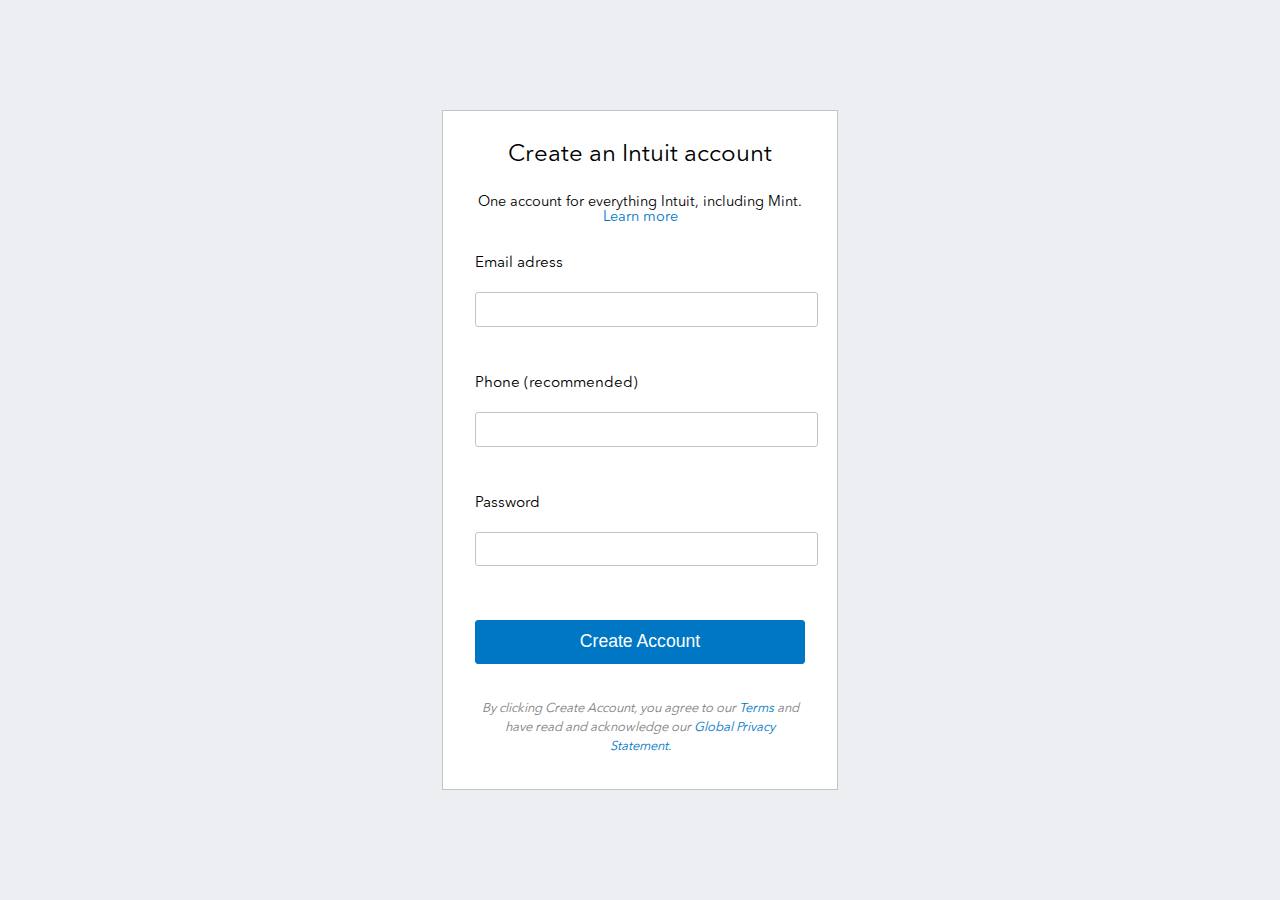
<file: form-pratice/index.html>
<!DOCTYPE html>
<html lang="en">
  <head>
    <meta charset="utf-8" />
    <title>Inuit Accounts - Sign Up</title>
    <link rel="stylesheet" href="reset.css" />
    <link rel="stylesheet" href="style.css" />
  </head>
  <body>
    <main>
      <form>
        <h1>Create an Intuit account</h1>
        <p class="learn-more">
          One account for everything Intuit, including Mint.<br />
          <a href="#">Learn more</a>
        </p>

        <label>
          Email adress
          <input type="email" autocomplete="off" />
          <div class="alt-text">You'll use this as your user ID</div>
        </label>
        <label>
          Phone (recommended)
          <input type="tel" autocomplete="off" />
          <div class="alt-text">
            We strongly recommend adding a phone number. This will help verify
            your account and keep it safe.
          </div>
        </label>
        <label>
          Password
          <input type="password" />
          <div class="alt-text">
            Create a password you have never used before. This will help keep
            your account safe.
          </div>
        </label>
        <button type="submit">Create Account</button>
        <p class="disclaimer">
          By clicking Create Account, you agree to our
          <a href="#">Terms</a> and have read and acknowledge our
          <a href="#">Global Privacy Statement.</a>
        </p>
      </form>
    </main>
  </body>
</html>
</file>
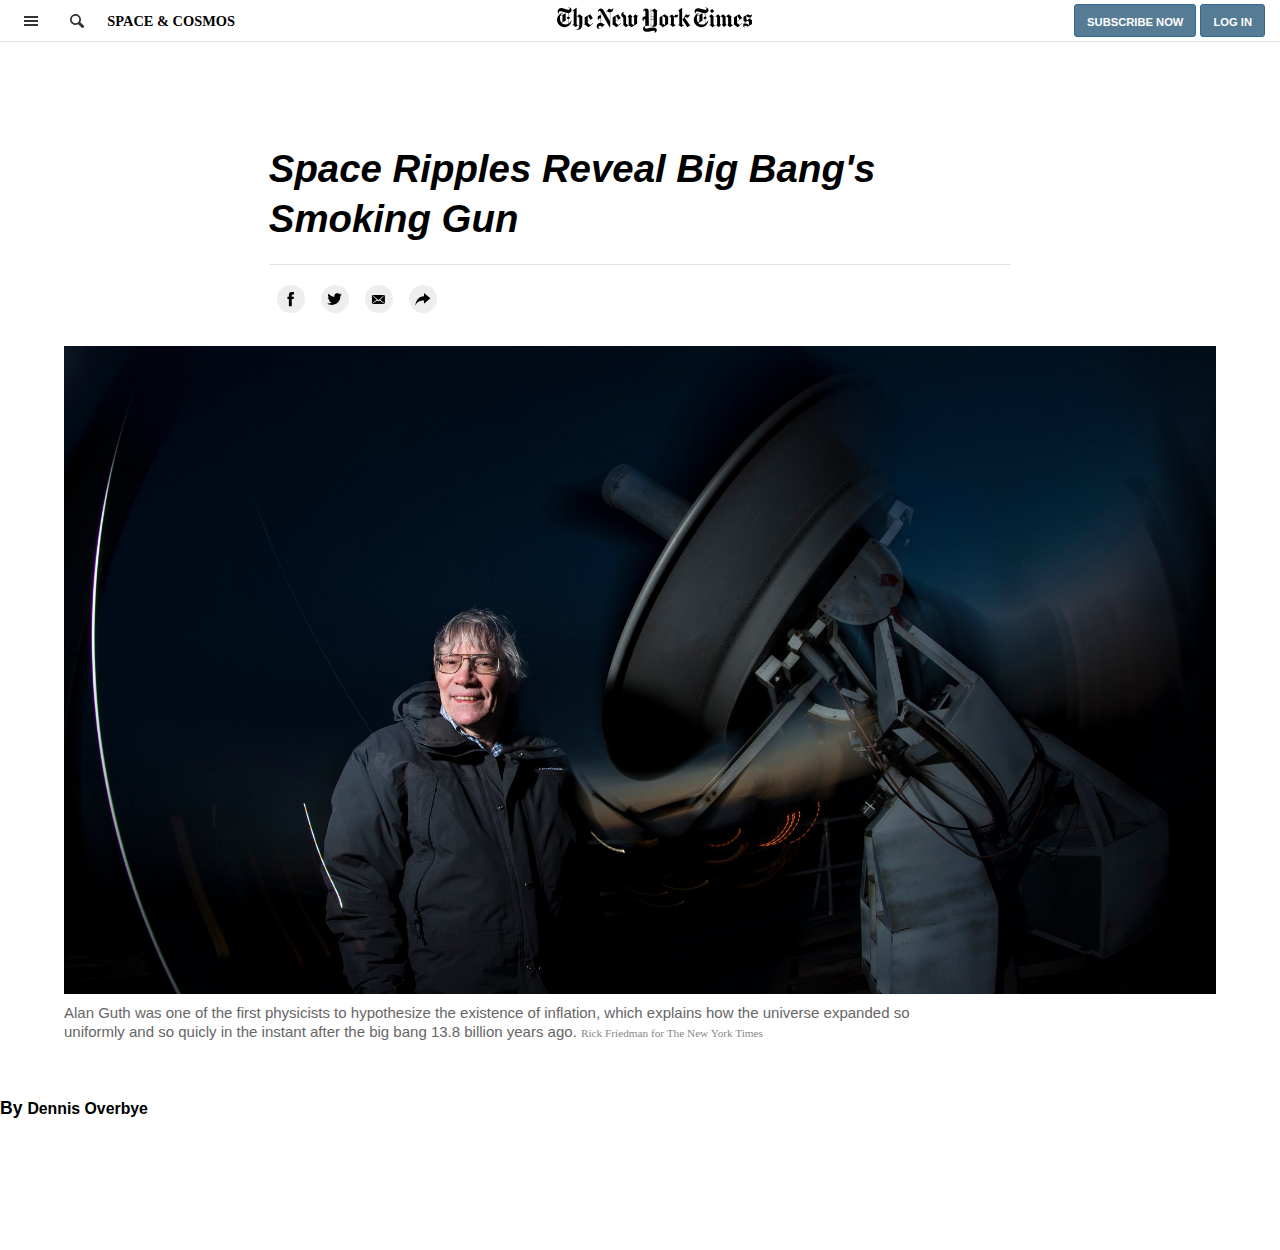
<file: new-york-times-article/index.html>
<!DOCTYPE html>
<html lang="en">
  <head>
    <meta charset="utf-8" />
    <title>
      Space Ripples Reveal Big Bang's Smoking Gun - The New York Times
    </title>
    <link rel="stylesheet" href="reset.css" />
    <link rel="stylesheet" href="style.css" />
  </head>
  <body>
    <header class="flex">
      <div class="header-start flex">
        <div class="header-svg-container">
          <svg viewBox="0 0 16 16">
            <rect x="1" y="3" fill="#333" width="14" height="2"></rect>
            <rect x="1" y="7" fill="#333" width="14" height="2"></rect>
            <rect x="1" y="11" fill="#333" width="14" height="2"></rect>
          </svg>
        </div>
        <div class="header-svg-container">
          <svg viewBox="0 0 16 16">
            <path
              fill="#333"
              d="M11.3,9.2C11.7,8.4,12,7.5,12,6.5C12,3.5,9.5,1,6.5,1S1,3.5,1,6.5S3.5,12,6.5,12c1,0,1.9-0.3,2.7-0.7l3.3,3.3c0.3,0.3,0.7,0.4,1.1,0.4s0.8-0.1,1.1-0.4c0.6-0.6,0.6-1.5,0-2.1L11.3,9.2zM6.5,10.3c-2.1,0-3.8-1.7-3.8-3.8c0-2.1,1.7-3.8,3.8-3.8c2.1,0,3.8,1.7,3.8,3.8C10.3,8.6,8.6,10.3,6.5,10.3z"
            ></path>
          </svg>
        </div>
        <h3><a class="link" href="#">SPACE & COSMOS</a></h3>
      </div>
      <div class="nyt-logo-container flex">
        <svg viewBox="0 0 184 25">
          <path
            d="M13.8 2.9c0-2-1.9-2.5-3.4-2.5v.3c.9 0 1.6.3 1.6 1 0 .4-.3 1-1.2 1-.7 0-2.2-.4-3.3-.8C6.2 1.4 5 1 4 1 2 1 .6 2.5.6 4.2c0 1.5 1.1 2 1.5 2.2l.1-.2c-.2-.2-.5-.4-.5-1 0-.4.4-1.1 1.4-1.1.9 0 2.1.4 3.7.9 1.4.4 2.9.7 3.7.8v3.1L9 10.2v.1l1.5 1.3v4.3c-.8.5-1.7.6-2.5.6-1.5 0-2.8-.4-3.9-1.6l4.1-2V6l-5 2.2C3.6 6.9 4.7 6 5.8 5.4l-.1-.3c-3 .8-5.7 3.6-5.7 7 0 4 3.3 7 7 7 4 0 6.6-3.2 6.6-6.5h-.2c-.6 1.3-1.5 2.5-2.6 3.1v-4.1l1.6-1.3v-.1l-1.6-1.3V5.8c1.5 0 3-1 3-2.9zm-8.7 11l-1.2.6c-.7-.9-1.1-2.1-1.1-3.8 0-.7 0-1.5.2-2.1l2.1-.9v6.2zm10.6 2.3l-1.3 1 .2.2.6-.5 2.2 2 3-2-.1-.2-.8.5-1-1V9.4l.8-.6 1.7 1.4v6.1c0 3.8-.8 4.4-2.5 5v.3c2.8.1 5.4-.8 5.4-5.7V9.3l.9-.7-.2-.2-.8.6-2.5-2.1L18.5 9V.8h-.2l-3.5 2.4v.2c.4.2 1 .4 1 1.5l-.1 11.3zM34 15.1L31.5 17 29 15v-1.2l4.7-3.2v-.1l-2.4-3.6-5.2 2.8v6.6l-1 .8.2.2.9-.7 3.4 2.5 4.5-3.6-.1-.4zm-5-1.7V8.5l.2-.1 2.2 3.5-2.4 1.5zM53.1 2c0-.3-.1-.6-.2-.9h-.2c-.3.8-.7 1.2-1.7 1.2-.9 0-1.5-.5-1.9-.9l-2.9 3.3.2.2 1-.9c.6.5 1.1.9 2.5 1v8.3L44 3.2c-.5-.8-1.2-1.9-2.6-1.9-1.6 0-3 1.4-2.8 3.6h.3c.1-.6.4-1.3 1.1-1.3.5 0 1 .5 1.3 1v3.3c-1.8 0-3 .8-3 2.3 0 .8.4 2 1.6 2.3v-.2c-.2-.2-.3-.4-.3-.7 0-.5.4-.9 1.1-.9h.5v4.2c-2.1 0-3.8 1.2-3.8 3.2 0 1.9 1.6 2.8 3.4 2.7v-.2c-1.1-.1-1.6-.6-1.6-1.3 0-.9.6-1.3 1.4-1.3.8 0 1.5.5 2 1.1l2.9-3.2-.2-.2-.7.8c-1.1-1-1.7-1.3-3-1.5V5l8 14h.6V5c1.5-.1 2.9-1.3 2.9-3zm7.3 13.1L57.9 17l-2.5-2v-1.2l4.7-3.2v-.1l-2.4-3.6-5.2 2.8v6.6l-1 .8.2.2.9-.7 3.4 2.5 4.5-3.6-.1-.4zm-5-1.7V8.5l.2-.1 2.2 3.5-2.4 1.5zM76.7 8l-.7.5-1.9-1.6-2.2 2 .9.9v7.5l-2.4-1.5V9.6l.8-.5-2.3-2.2-2.2 2 .9.9V17l-.3.2-2.1-1.5v-6c0-1.4-.7-1.8-1.5-2.3-.7-.5-1.1-.8-1.1-1.5 0-.6.6-.9.9-1.1v-.2c-.8 0-2.9.8-2.9 2.7 0 1 .5 1.4 1 1.9s1 .9 1 1.8v5.8l-1.1.8.2.2 1-.8 2.3 2 2.5-1.7 2.8 1.7 5.3-3.1V9.2l1.3-1-.2-.2zm18.6-5.5l-1 .9-2.2-2-3.3 2.4V1.6h-.3l.1 16.2c-.3 0-1.2-.2-1.9-.4l-.2-13.5c0-1-.7-2.4-2.5-2.4s-3 1.4-3 2.8h.3c.1-.6.4-1.1 1-1.1s1.1.4 1.1 1.7v3.9c-1.8.1-2.9 1.1-2.9 2.4 0 .8.4 2 1.6 2V13c-.4-.2-.5-.5-.5-.7 0-.6.5-.8 1.3-.8h.4v6.2c-1.5.5-2.1 1.6-2.1 2.8 0 1.7 1.3 2.9 3.3 2.9 1.4 0 2.6-.2 3.8-.5 1-.2 2.3-.5 2.9-.5.8 0 1.1.4 1.1.9 0 .7-.3 1-.7 1.1v.2c1.6-.3 2.6-1.3 2.6-2.8s-1.5-2.4-3.1-2.4c-.8 0-2.5.3-3.7.5-1.4.3-2.8.5-3.2.5-.7 0-1.5-.3-1.5-1.3 0-.8.7-1.5 2.4-1.5.9 0 2 .1 3.1.4 1.2.3 2.3.6 3.3.6 1.5 0 2.8-.5 2.8-2.6V3.7l1.2-1-.2-.2zm-4.1 6.1c-.3.3-.7.6-1.2.6s-1-.3-1.2-.6V4.2l1-.7 1.4 1.3v3.8zm0 3c-.2-.2-.7-.5-1.2-.5s-1 .3-1.2.5V9c.2.2.7.5 1.2.5s1-.3 1.2-.5v2.6zm0 4.7c0 .8-.5 1.6-1.6 1.6h-.8V12c.2-.2.7-.5 1.2-.5s.9.3 1.2.5v4.3zm13.7-7.1l-3.2-2.3-4.9 2.8v6.5l-1 .8.1.2.8-.6 3.2 2.4 5-3V9.2zm-5.4 6.3V8.3l2.5 1.8v7.1l-2.5-1.7zm14.9-8.4h-.2c-.3.2-.6.4-.9.4-.4 0-.9-.2-1.1-.5h-.2l-1.7 1.9-1.7-1.9-3 2 .1.2.8-.5 1 1.1v6.3l-1.3 1 .2.2.6-.5 2.4 2 3.1-2.1-.1-.2-.9.5-1.2-1V9c.5.5 1.1 1 1.8 1 1.4.1 2.2-1.3 2.3-2.9zm12 9.6L123 19l-4.6-7 3.3-5.1h.2c.4.4 1 .8 1.7.8s1.2-.4 1.5-.8h.2c-.1 2-1.5 3.2-2.5 3.2s-1.5-.5-2.1-.8l-.3.5 5 7.4 1-.6v.1zm-11-.5l-1.3 1 .2.2.6-.5 2.2 2 3-2-.2-.2-.8.5-1-1V.8h-.1l-3.6 2.4v.2c.4.2 1 .3 1 1.5v11.3zM143 2.9c0-2-1.9-2.5-3.4-2.5v.3c.9 0 1.6.3 1.6 1 0 .4-.3 1-1.2 1-.7 0-2.2-.4-3.3-.8-1.3-.4-2.5-.8-3.5-.8-2 0-3.4 1.5-3.4 3.2 0 1.5 1.1 2 1.5 2.2l.1-.2c-.3-.2-.6-.4-.6-1 0-.4.4-1.1 1.4-1.1.9 0 2.1.4 3.7.9 1.4.4 2.9.7 3.7.8V9l-1.5 1.3v.1l1.5 1.3V16c-.8.5-1.7.6-2.5.6-1.5 0-2.8-.4-3.9-1.6l4.1-2V6l-5 2.2c.5-1.3 1.6-2.2 2.6-2.9l-.1-.2c-3 .8-5.7 3.5-5.7 6.9 0 4 3.3 7 7 7 4 0 6.6-3.2 6.6-6.5h-.2c-.6 1.3-1.5 2.5-2.6 3.1v-4.1l1.6-1.3v-.1L140 8.8v-3c1.5 0 3-1 3-2.9zm-8.7 11l-1.2.6c-.7-.9-1.1-2.1-1.1-3.8 0-.7.1-1.5.3-2.1l2.1-.9-.1 6.2zm12.2-12h-.1l-2 1.7v.1l1.7 1.9h.2l2-1.7v-.1l-1.8-1.9zm3 14.8l-.8.5-1-1V9.3l1-.7-.2-.2-.7.6-1.8-2.1-2.9 2 .2.3.7-.5.9 1.1v6.5l-1.3 1 .1.2.7-.5 2.2 2 3-2-.1-.3zm16.7-.1l-.7.5-1.1-1V9.3l1-.8-.2-.2-.8.7-2.3-2.1-3 2.1-2.3-2.1L154 9l-1.8-2.1-2.9 2 .1.3.7-.5 1 1.1v6.5l-.8.8 2.3 1.9 2.2-2-.9-.9V9.3l.9-.6 1.5 1.4v6l-.8.8 2.3 1.9 2.2-2-.9-.9V9.3l.8-.5 1.6 1.4v6l-.7.7 2.3 2.1 3.1-2.1v-.3zm8.7-1.5l-2.5 1.9-2.5-2v-1.2l4.7-3.2v-.1l-2.4-3.6-5.2 2.8v6.8l3.5 2.5 4.5-3.6-.1-.3zm-5-1.7V8.5l.2-.1 2.2 3.5-2.4 1.5zm14.1-.9l-1.9-1.5c1.3-1.1 1.8-2.6 1.8-3.6v-.6h-.2c-.2.5-.6 1-1.4 1-.8 0-1.3-.4-1.8-1L176 9.3v3.6l1.7 1.3c-1.7 1.5-2 2.5-2 3.3 0 1 .5 1.7 1.3 2l.1-.2c-.2-.2-.4-.3-.4-.8 0-.3.4-.8 1.2-.8 1 0 1.6.7 1.9 1l4.3-2.6v-3.6h-.1zm-1.1-3c-.7 1.2-2.2 2.4-3.1 3l-1.1-.9V8.1c.4 1 1.5 1.8 2.6 1.8.7 0 1.1-.1 1.6-.4zm-1.7 8c-.5-1.1-1.7-1.9-2.9-1.9-.3 0-1.1 0-1.9.5.5-.8 1.8-2.2 3.5-3.2l1.2 1 .1 3.6z"
          ></path>
        </svg>
      </div>
      <div class="header-end">
        <button class="header-btn">SUBSCRIBE NOW</button>
        <button class="header-btn">LOG IN</button>
      </div>
    </header>
    <main>
      <article class="flex">
        <h1>Space Ripples Reveal Big Bang's Smoking Gun</h1>
        <section class="social-media flex">
          <div class="sm-svg-container flex">
            <svg width="7" height="15" viewBox="0 0 7 15">
              <path
                d="M4.775 14.163V7.08h1.923l.255-2.441H4.775l.004-1.222c0-.636.06-.977.958-.977H6.94V0H5.016c-2.31 0-3.123 1.184-3.123 3.175V4.64H.453v2.44h1.44v7.083h2.882z"
              ></path>
            </svg>
          </div>
          <div class="sm-svg-container flex">
            <svg viewBox="0 0 13 10" width="16" height="12">
              <path
                d="M5.987 2.772l.025.425-.429-.052c-1.562-.2-2.927-.876-4.086-2.011L.93.571.784.987c-.309.927-.111 1.906.533 2.565.343.364.266.416-.327.2-.206-.07-.386-.122-.403-.096-.06.06.146.85.309 1.161.223.434.678.858 1.176 1.11l.42.199-.497.009c-.481 0-.498.008-.447.19.172.564.85 1.162 1.606 1.422l.532.182-.464.277a4.833 4.833 0 0 1-2.3.641c-.387.009-.704.044-.704.07 0 .086 1.047.572 1.657.762 1.828.564 4 .32 5.631-.641 1.159-.685 2.318-2.045 2.859-3.363.292-.702.583-1.984.583-2.6 0-.398.026-.45.507-.927.283-.277.55-.58.6-.667.087-.165.078-.165-.36-.018-.73.26-.832.226-.472-.164.266-.278.584-.78.584-.928 0-.026-.129.018-.275.096a4.79 4.79 0 0 1-.755.294l-.464.148-.42-.286C9.66.467 9.335.293 9.163.24 8.725.12 8.055.137 7.66.276c-1.074.39-1.752 1.395-1.674 2.496z"
              ></path>
            </svg>
          </div>
          <div class="sm-svg-container flex">
            <svg viewBox="0 0 15 9" width="15" height="9">
              <path
                d="M.906 8.418V0L5.64 4.76.906 8.419zm13 0L9.174 4.761 13.906 0v8.418zM7.407 6.539l-1.13-1.137L.907 9h13l-5.37-3.598-1.13 1.137zM1.297 0h12.22l-6.11 5.095L1.297 0z"
              ></path>
            </svg>
          </div>
          <div class="sm-svg-container flex">
            <svg viewBox="0 0 16 13" width="16" height="13">
              <path
                d="M15.406 5.359L8.978 0v3.215C3.82 3.215.406 8.107.406 12.66 1.653 9.133 4.29 7.517 8.978 7.517v3.2l6.428-5.358z"
              ></path>
            </svg>
          </div>
        </section>
        <figure class="flex">
          <img
            class="article-img"
            alt="Alan Guth posses besides a telescope"
            src="./assets/article-img.jpg"
          />
          <figcaption>
            Alan Guth was one of the first physicists to hypothesize the
            existence of inflation, which explains how the universe expanded so
            uniformly and so quicly in the instant after the big bang 13.8
            billion years ago.
            <small>Rick Friedman for The New York Times</small>
          </figcaption>
        </figure>
        <section class="author-date">
          <h3 class="author">By <a class="link" href="#">Dennis Overbye</a></a></h3>
        </section>
        <footer></footer>
      </article>
    </main>
  </body>
</html>
</file>
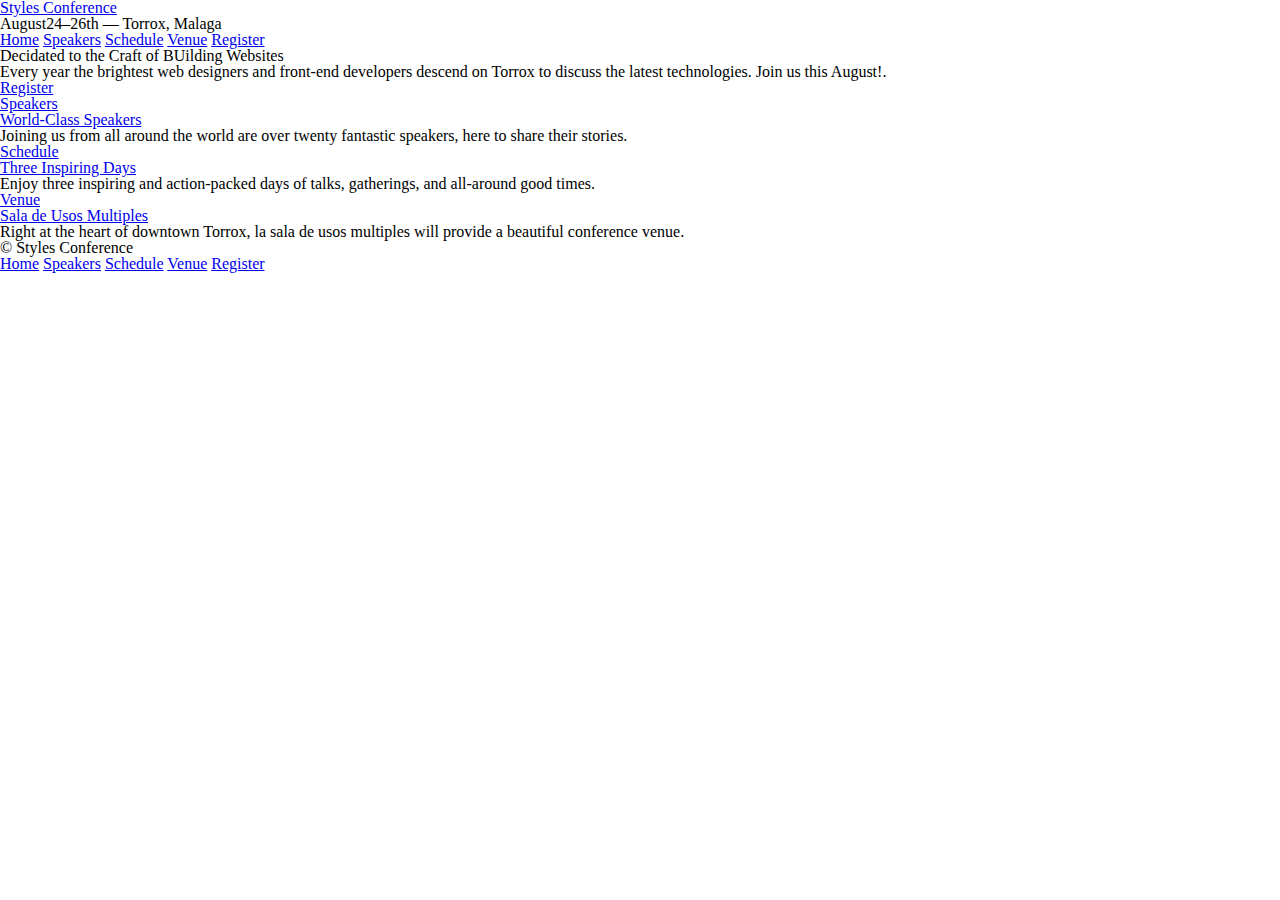
<file: styles-conference/index.html>
<!DOCTYPE html>
<html lang="en">
  <head>
    <meta charset="utf-8" />
    <title>Styles Conference</title>
    <link rel="stylesheet" href="/styles-conference/style.css" />
  </head>
  <body>
    <header>
      <h1><a href="index.html">Styles Conference</a></h1>
      <h3>August24&ndash;26th &mdash; Torrox, Malaga</h3>
      <nav>
        <a href="index.html">Home</a>
        <a href="speakers.html">Speakers</a>
        <a href="schedule.html">Schedule</a>
        <a href="venue.html">Venue</a>
        <a href="register.html">Register</a>
      </nav>
    </header>
    <section>
      <h2>Decidated to the Craft of BUilding Websites</h2>
      <p>
        Every year the brightest web designers and front-end developers descend
        on Torrox to discuss the latest technologies. Join us this August!.
      </p>
      <a href="register.html">Register</a>
    </section>
    <section>
      <section>
        <a href="speakers.html">
          <h5>Speakers</h5>
          <h3>World-Class Speakers</h3>
        </a>
        <p>
          Joining us from all around the world are over twenty fantastic
          speakers, here to share their stories.
        </p>
      </section>
      <section>
        <a href="schedule.html">
          <h5>Schedule</h5>
          <h3>Three Inspiring Days</h3>
        </a>
        <p>
          Enjoy three inspiring and action-packed days of talks, gatherings, and
          all-around good times.
        </p>
      </section>
      <section>
        <a href="venue.html">
          <h5>Venue</h5>
          <h3>Sala de Usos Multiples</h3>
        </a>
        <p>
          Right at the heart of downtown Torrox, la sala de usos multiples will
          provide a beautiful conference venue.
        </p>
      </section>
    </section>
    <footer>
      <small>&copy; Styles Conference</small>
      <nav>
        <a href="index.html">Home</a>
        <a href="speakers.html">Speakers</a>
        <a href="schedule.html">Schedule</a>
        <a href="venue.html">Venue</a>
        <a href="register.html">Register</a>
      </nav>
    </footer>
  </body>
</html>
</file>
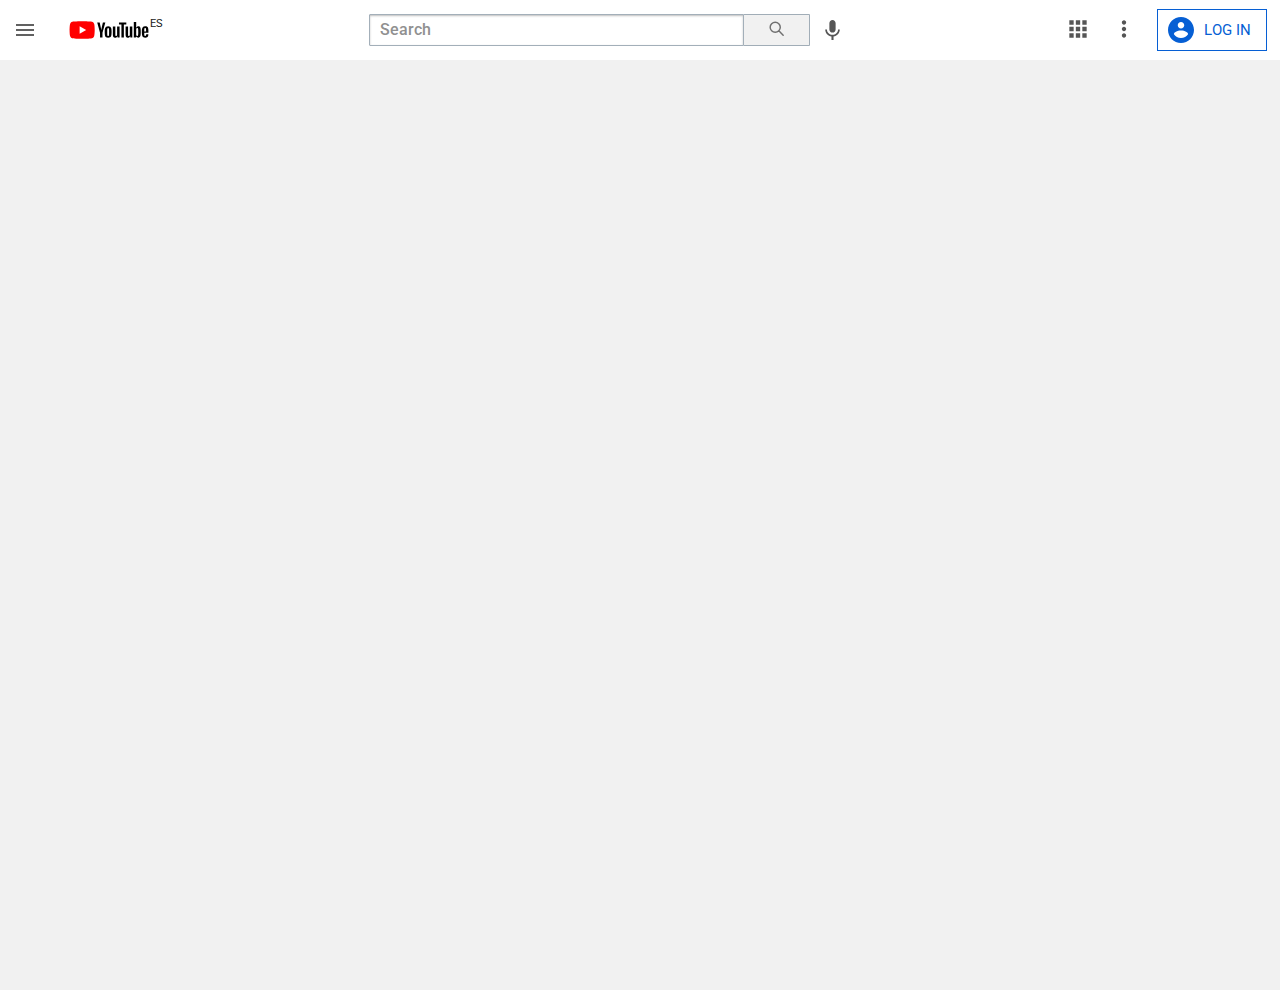
<file: youtube-practice/index.html>
<!DOCTYPE html>
<html lang="en">
  <head>
    <meta charset="utf-8" />
    <title>Youtube practice</title>
    <link rel="stylesheet" href="reset.css" />
    <link rel="stylesheet" href="style.css" />
  </head>
  <body>
    <nav class="flex">

      <div class="nav-start flex">
        <svg class="collapsed-menu" viewBox="0 0 26 24">
          <path d="M3 18h18v-2H3v2zm0-5h18v-2H3v2zm0-7v2h18V6H3z"></path>
        </svg>
        <div class="youtube-logo-container">
          <svg class="youtube-logo" viewBox="0 0 200 60">
            <path class="youtube-logo-background" d="M63,14.87c-0.72-2.7-2.85-4.83-5.56-5.56C52.54,8,32.88,8,32.88,8S13.23,8,8.32,9.31 c-2.7,0.72-4.83,2.85-5.56,5.56C1.45,19.77,1.45,30,1.45,30s0,10.23,1.31,15.13c0.72,2.7,2.85,4.83,5.56,5.56 C13.23,52,32.88,52,32.88,52s19.66,0,24.56-1.31c2.7-0.72,4.83-2.85,5.56-5.56C64.31,40.23,64.31,30,64.31,30 S64.31,19.77,63,14.87z"></path>
            <polygon class="youtube-logo-arrow" points="26.6,39.43 42.93,30 26.6,20.57"></polygon>
            <path d="M92.69,48.03c-1.24-0.84-2.13-2.14-2.65-3.91c-0.52-1.77-0.79-4.12-0.79-7.06v-4 c0-2.97,0.3-5.35,0.9-7.15c0.6-1.8,1.54-3.11,2.81-3.93c1.27-0.82,2.94-1.24,5.01-1.24c2.04,0,3.67,0.42,4.9,1.26 c1.23,0.84,2.13,2.15,2.7,3.93c0.57,1.78,0.85,4.16,0.85,7.12v4c0,2.94-0.28,5.3-0.83,7.08c-0.55,1.78-1.45,3.09-2.7,3.91 c-1.24,0.82-2.93,1.24-5.06,1.24C95.65,49.29,93.93,48.87,92.69,48.03z M99.66,43.71c0.34-0.9,0.52-2.37,0.52-4.4v-8.59 c0-1.98-0.17-3.42-0.52-4.34c-0.34-0.91-0.95-1.37-1.82-1.37c-0.84,0-1.43,0.46-1.78,1.37c-0.34,0.91-0.52,2.36-0.52,4.34v8.59 c0,2.04,0.16,3.51,0.49,4.4c0.33,0.9,0.93,1.35,1.8,1.35C98.71,45.06,99.31,44.61,99.66,43.71z"></path>
            <path d="M188.16,37.13v1.39c0,1.77,0.05,3.09,0.16,3.98c0.1,0.88,0.32,1.53,0.65,1.93 c0.33,0.4,0.84,0.61,1.53,0.61c0.93,0,1.57-0.36,1.91-1.08c0.34-0.72,0.53-1.92,0.56-3.6l5.35,0.31 c0.03,0.24,0.04,0.57,0.04,0.99c0,2.55-0.7,4.45-2.09,5.71c-1.39,1.26-3.36,1.89-5.91,1.89c-3.06,0-5.2-0.96-6.43-2.88 c-1.23-1.92-1.84-4.88-1.84-8.9v-4.81c0-4.14,0.64-7.15,1.91-9.06c1.27-1.9,3.45-2.85,6.54-2.85c2.13,0,3.76,0.39,4.9,1.17 c1.14,0.78,1.94,1.99,2.41,3.64c0.46,1.65,0.7,3.93,0.7,6.83v4.72H188.16z M188.95,25.53c-0.31,0.39-0.52,1.03-0.63,1.91 c-0.11,0.88-0.16,2.23-0.16,4.02v1.98h4.54v-1.98c0-1.77-0.06-3.11-0.18-4.02c-0.12-0.91-0.34-1.56-0.65-1.93 c-0.31-0.37-0.8-0.56-1.46-0.56C189.75,24.94,189.26,25.14,188.95,25.53z"></path>
            <path d="M77.59,36.61l-7.06-25.49h6.16l2.47,11.55c0.63,2.85,1.09,5.27,1.39,7.28h0.18 c0.21-1.44,0.67-3.85,1.39-7.24l2.56-11.6h6.16L83.7,36.61v12.23h-6.11V36.61z"></path>
            <path d="M126.45,21.28v27.55h-4.85l-0.54-3.37h-0.13c-1.32,2.55-3.3,3.82-5.93,3.82c-1.83,0-3.18-0.6-4.05-1.8 c-0.87-1.2-1.3-3.07-1.3-5.62V21.28h6.2v20.23c0,1.23,0.13,2.11,0.4,2.63c0.27,0.52,0.72,0.79,1.35,0.79 c0.54,0,1.06-0.16,1.55-0.49c0.49-0.33,0.86-0.75,1.1-1.26V21.28H126.45z"></path>
            <path d="M158.27,21.28v27.55h-4.85l-0.54-3.37h-0.13c-1.32,2.55-3.3,3.82-5.93,3.82c-1.83,0-3.18-0.6-4.05-1.8 c-0.87-1.2-1.3-3.07-1.3-5.62V21.28h6.2v20.23c0,1.23,0.13,2.11,0.4,2.63c0.27,0.52,0.72,0.79,1.35,0.79 c0.54,0,1.06-0.16,1.55-0.49c0.49-0.33,0.86-0.75,1.1-1.26V21.28H158.27z"></path>
            <path d="M143.31,16.11h-6.16v32.72h-6.07V16.11h-6.16v-4.99h18.38V16.11z"></path>
            <path d="M178.8,25.69c-0.38-1.74-0.98-3-1.82-3.78c-0.84-0.78-1.99-1.17-3.46-1.17c-1.14,0-2.2,0.32-3.19,0.97 c-0.99,0.64-1.75,1.49-2.29,2.54h-0.05l0-14.52h-5.98v39.11h5.12l0.63-2.61h0.13c0.48,0.93,1.2,1.66,2.16,2.2 c0.96,0.54,2.02,0.81,3.19,0.81c2.1,0,3.64-0.97,4.63-2.9c0.99-1.93,1.48-4.95,1.48-9.06v-4.36 C179.36,29.84,179.17,27.43,178.8,25.69z M173.11,36.93c0,2.01-0.08,3.58-0.25,4.72c-0.16,1.14-0.44,1.95-0.83,2.43 c-0.39,0.48-0.91,0.72-1.57,0.72c-0.51,0-0.98-0.12-1.42-0.36c-0.43-0.24-0.79-0.6-1.06-1.08V27.71 c0.21-0.75,0.57-1.36,1.08-1.84c0.51-0.48,1.06-0.72,1.66-0.72c0.63,0,1.12,0.25,1.46,0.74c0.34,0.49,0.58,1.33,0.72,2.49 c0.13,1.17,0.2,2.83,0.2,4.99V36.93z"></path>
          </svg>
        </div>
      </div>

      <form class="video-search flex">
        <input class="search-input" type="text" placeholder="Search">
          <button value="search" class="search-btn">
            <svg class="search-svg" viewBox="0 0 24 24">
              <path stroke-linecap="round" stroke-linejoin="round" stroke-width="2" d="M21 21l-6-6m2-5a7 7 0 11-14 0 7 7 0 0114 0z" />
            </svg>
            <div class="btn-alt flex">Search</div>
          </button>
        </input>
        <div class="search-voice">
          <svg viewBox="0 0 24 24">
            <path d="M12 14c1.66 0 2.99-1.34 2.99-3L15 5c0-1.66-1.34-3-3-3S9 3.34 9 5v6c0 1.66 1.34 3 3 3zm5.3-3c0 3-2.54 5.1-5.3 5.1S6.7 14 6.7 11H5c0 3.41 2.72 6.23 6 6.72V21h2v-3.28c3.28-.48 6-3.3 6-6.72h-1.7z"></path>
          </svg>
          <div class="btn-alt flex">Search with your voice</div>
        </div>
      </form>

      <div class="nav-end flex">
        <div class="apps-btn">
          <svg viewBox="0 0 24 24">
            <path d="M4 8h4V4H4v4zm6 12h4v-4h-4v4zm-6 0h4v-4H4v4zm0-6h4v-4H4v4zm6 0h4v-4h-4v4zm6-10v4h4V4h-4zm-6 4h4V4h-4v4zm6 6h4v-4h-4v4zm0 6h4v-4h-4v4z"></path>
          </svg>
          <div class="btn-alt flex">Apps from youtube</div>
        </div>
        <div class="config-btn">
          <svg viewBox="0 0 24 24">
            <path d="M12 8c1.1 0 2-.9 2-2s-.9-2-2-2-2 .9-2 2 .9 2 2 2zm0 2c-1.1 0-2 .9-2 2s.9 2 2 2 2-.9 2-2-.9-2-2-2zm0 6c-1.1 0-2 .9-2 2s.9 2 2 2 2-.9 2-2-.9-2-2-2z"></path>
          </svg>
          <div class="btn-alt flex">Settings</div>
        </div>
        <div class="login-btn flex">
          <svg class="login-svg" viewBox="0 0 24 24">
            <path d="M12,0 C18.62375,0 24,5.37625 24,12 C24,18.62375 18.62375,24 12,24 C5.37625,24 0,18.62375 0,12 C0,5.37625 5.37625,0 12,0 Z M12,10.63625 C13.66,10.63625 15,9.29625 15,7.63625 C15,5.97625 13.66,4.63625 12,4.63625 C10.34,4.63625 9,5.97625 9,7.63625 C9,9.29625 10.34,10.63625 12,10.63625 Z M12,12.40875 C8.33375,12.40875 5.455,14.18125 5.455,15.8175 C6.84125,17.95 9.26875,19.3625 12,19.3625 C14.73125,19.3625 17.15875,17.95 18.545,15.8175 C18.545,14.18125 15.66625,12.40875 12,12.40875 Z"></path>
          </svg>
          <h3 class="login-txt">LOG IN</h2>
        </div>
      </div>
    </nav>
    <main>
      <div class="vid-container-div">
        <section id="video">
          <iframe width="1280" height="720" src="https://www.youtube.com/embed/1-jKa7sir8c" frameborder="0" allow="accelerometer; autoplay; clipboard-write; encrypted-media; gyroscope; picture-in-picture" allowfullscreen></iframe>
        </section>
        <section id="description"></section>
        <section id="comments"></section>
      </div>
      <aside id="related-videos">
        <div class="related-vid">
          <img class="related-vid-img" src="related-vid.png"></img>
          <h2 class="related-vid-title truncate-text">Homeless Labrador mom tried to trick us, but we found all her puppies!!!. Please share</h2>
          <p class="related-vid-channel">Hope For Paws - Official Rescue Channel</p>
          <p class="related-vid-views">15M views · 1 year ago</p>
        </div>
        <div class="related-vid">
          <img class="related-vid-img" src="related-vid.png"></img>
          <h2 class="related-vid-title truncate-text">Homeless Labrador mom tried to trick us, but we found all her puppies!!!. Please share</h2>
          <p class="related-vid-channel">Hope For Paws - Official Rescue Channel</p>
          <p class="related-vid-views">15M views · 1 year ago</p>
        </div>
        <div class="related-vid">
          <img class="related-vid-img" src="related-vid.png"></img>
          <h2 class="related-vid-title truncate-text">Homeless Labrador mom tried to trick us, but we found all her puppies!!!. Please share</h2>
          <p class="related-vid-channel">Hope For Paws - Official Rescue Channel</p>
          <p class="related-vid-views">15M views · 1 year ago</p>
        </div>
        <div class="related-vid">
          <img class="related-vid-img" src="related-vid.png"></img>
          <h2 class="related-vid-title truncate-text">Homeless Labrador mom tried to trick us, but we found all her puppies!!!. Please share</h2>
          <p class="related-vid-channel">Hope For Paws - Official Rescue Channel</p>
          <p class="related-vid-views">15M views · 1 year ago</p>
        </div>
        <div class="related-vid">
          <img class="related-vid-img" src="related-vid.png"></img>
          <h2 class="related-vid-title truncate-text">Homeless Labrador mom tried to trick us, but we found all her puppies!!!. Please share</h2>
          <p class="related-vid-channel">Hope For Paws - Official Rescue Channel</p>
          <p class="related-vid-views">15M views · 1 year ago</p>
        </div>
        <div class="related-vid">
          <img class="related-vid-img" src="related-vid.png"></img>
          <h2 class="related-vid-title truncate-text">Homeless Labrador mom tried to trick us, but we found all her puppies!!!. Please share</h2>
          <p class="related-vid-channel">Hope For Paws - Official Rescue Channel</p>
          <p class="related-vid-views">15M views · 1 year ago</p>
        </div>
        <div class="related-vid">
          <img class="related-vid-img" src="related-vid.png"></img>
          <h2 class="related-vid-title truncate-text">Homeless Labrador mom tried to trick us, but we found all her puppies!!!. Please share</h2>
          <p class="related-vid-channel">Hope For Paws - Official Rescue Channel</p>
          <p class="related-vid-views">15M views · 1 year ago</p>
        </div>
      </aside>
    </main>
  </body>
</html>
</file>
<file: form-pratice/style.css>
@font-face {
  font-family: 'AvernirNext';
  src: url('./assets/AvernirNext.otf');
}

:root {
  --border-color: #c1c5c8;
  --border-focus: #52a8ec;
  font-family: 'AvernirNext';
}

main {
  height: 100vh;
  background-color: #eceef1;
  display: flex;
  align-items: center;
  justify-content: center;
}

a,
a:link,
a:visited,
a:active {
  color: #0077c5;
  text-decoration: none;
}

form {
  display: flex;
  height: fit-content;
  width: 330px;
  padding: 2em 2em;
  flex-direction: column;
  background-color: #fff;
  border: 1px solid var(--border-color);
}

h1 {
  font-size: 24px;
  padding-bottom: 1.2em;
  text-align: center;
  font-weight: 500;
}

.learn-more {
  text-align: center;
  font-size: 0.9em;
}

label {
  position: relative;
  margin-top: 2em;
  font-size: 0.95em;
  line-height: 1.2em;
}

input {
  width: 100%;
  height: 1.8em;
  outline: none;
  border: 1px solid var(--border-color);
  border-radius: 3px;
  background-color: transparent;
  display: block;
  margin: 1em 0;
  font-size: 1.2em;
  padding: 0 0.3em;
}

input:focus {
  border-color: var(--border-focus);
  box-shadow: 0 1px 1px rgb(0 0 0 / 8%) inset, 0 0 8px rgb(82 168 236 / 60%);
}

.alt-text {
  visibility: hidden;
  position: absolute;
  background-color: rgb(56, 55, 55);
  font-size: 0.9em;
  left: 105%;
  top: 38%;
  width: 190px;
  padding: 1em;
  border-radius: 5px;
  color: white;
  line-height: 1.2em;
}

label:focus-within > .alt-text {
  visibility: visible;
}

button {
  height: 44px;
  margin: 2em 0;
  color: white;
  background-color: #0077c5;
  outline: none;
  border: 1px solid #0077c5;
  border-radius: 3px;
  font-size: 1.1em;
}

.disclaimer {
  font-size: 0.8em;
  text-align: center;
  color: grey;
  line-height: 1.5em;
  font-style: italic;
}
</file>
<file: new-york-times-article/style.css>
* {
  box-sizing: border-box;
  font-family: helvetica;
}

body {
  max-width: 1350px;
  margin: 0 auto;
}

.flex {
  display: flex;
  align-items: center;
}

header {
  justify-content: space-between;
  position: fixed;
  top: 0;
  left: 0;
  background-color: #fff;
  padding: 3px 15px;
  height: 42px;
  width: 100%;
  border-bottom: 1px solid #e2e2e2;
}

@media screen and (min-width: 1350px) {
  header {
    justify-content: space-around;
  }
}

/* Div that contains burguer-menu, search and newspaper section h3 and its children */

.header-start {
  height: 36px;
  align-self: center;
  justify-content: space-between;
  width: 220px;
}

.link:link,
.link:visited {
  color: black;
  font-weight: bold;
  font-size: 0.9em;
  text-decoration: none;
}

.link:hover {
  text-decoration: underline;
}

.header-svg-container {
  padding: 8px;
  width: 32px;
  height: 32px;
  cursor: pointer;
  transition: background-color 1s;
}

.header-svg-container:hover {
  background-color: rgba(155, 155, 155, 0.07);
  border-radius: 1px;
}

/* Div that contains the New York Times logo*/

.nyt-logo-container {
  width: 195px;
  cursor: pointer;
}

/* Div that contains the header buttons and its children */

.header-btn {
  width: fit-content;
  padding: 11px 12px 8px;
  color: white;
  background-color: #567b95;
  font-size: 0.7em;
  font-weight: bold;
  border: 1px solid #326891;
  border-radius: 3px;
  cursor: pointer;
  transition: background-color 1s;
}

.header-btn:hover {
  background-color: #326891;
}

/* Here begin styles for the page itself */

main {
  margin-top: 9em;
}

article {
  justify-content: center;
  flex-direction: column;
}

/* Article title */

h1 {
  font-size: 2.4em;
  line-height: 1.3em;
  font-style: italic;
  font-weight: bold;
  width: 58%;
  padding-bottom: 20px;
  border-bottom: 1px solid #e2e2e2;
}

/* Social media section */

.social-media {
  width: 58%;
  height: 30px;
  margin: 1.2em 0 2em;
}

.sm-svg-container {
  justify-content: center;
  width: 28px;
  height: 28px;
  border-radius: 50%;
  background-color: rgb(238, 238, 238);
  cursor: pointer;
  border: 2px solid rgb(238, 238, 238);
  margin: 0 0.5em;
}

.sm-svg-container:hover {
  background-color: #fff;
}

/* Article image */

figure {
  justify-content: center;
  flex-direction: column;
  width: 90%;
}

.article-img {
  width: 100%;
}

figcaption {
  width: 75%;
  align-self: flex-start;
  font-size: 0.9375em;
  line-height: 1.25em;
  margin: 10px 0;
  color: rgb(102, 102, 102);
}

small {
  font-family: Georgia;
  font-size: 0.75em;
  line-height: 1.125em;
  color: #888;
}

/* Article */

.author-date {
  width: 100%;
  margin-top: 3em;
  height: 150px;
}

.author {
  font-weight: bold;
  font-size: 1.1em;
}
</file>
<file: youtube-practice/style.css>
@import url('https://fonts.googleapis.com/css2?family=Roboto:ital,wght@0,300;0,500;1,300;1,500&display=swap');

/* Rules for the whole document */

html * {
  font-family: 'Roboto', Arial, Helvetica, sans-serif !important;
}

:root {
  --white: rgb(223, 223, 223);
  --grey: rgb(241, 241, 241);
  --grey-hover: rgb(221, 221, 221);
  --details: rgb(58, 58, 58);
  --blue: rgba(152, 166, 177, 0.897);
  --blue-focus: rgb(6, 95, 212);
  --nav-bar-buttons: rgb(85, 85, 85);
  --alt-background: rgba(102, 102, 102, 0.836);
  font-size: 10px;
}

body {
  min-height: 100vh;
  background-color: var(--grey);
  box-sizing: border-box;
}

::placeholder {
  font-size: 1.2em;
  font-weight: 500;
  opacity: 80%;
}

/* Flex class with general rules for all flex elements */

.flex {
  display: flex;
  align-items: center;
  justify-content: space-evenly;
}

/* Rules for the navigation bar */

nav {
  position: fixed;
  top: 0;
  bottom: 0;
  height: 6em;
  width: 98%;
  background-color: white;
  align-items: center;
  padding: 0 1%;
}

/* Here goes the hamburguer menu and the logo */

.nav-start {
  flex-grow: 1;
  justify-content: flex-start;
}

/* Video search is the form in the middle of the nav bar */

.video-search {
  flex-grow: 0.8;
}

.nav-end {
  flex-grow: 1;
  justify-content: flex-end;
}

/* Hamburguer menu on top left */

.collapsed-menu {
  width: 26px;
  height: 24px;
  fill: var(--details);
  opacity: 80%;
  cursor: pointer;
}

/* SVG of the youtube logo */

.youtube-logo-container {
  width: 80px;
  height: 24px;
  margin-left: 3em;
  cursor: pointer;
  position: relative;
}

.youtube-logo-container::after {
  font-family: 'Roboto';
  content: 'ES';
  position: absolute;
  top: 0;
  left: 101%;
  opacity: 90%;
  font-size: 1.1em;
}

.youtube-logo-background {
  fill: #f00;
}

.youtube-logo-arrow {
  fill: #fff;
}

/* Div with the rules for alt text div of the nav elements */

.btn-alt {
  visibility: hidden;
  color: white;
  position: absolute;
  top: 50px;
  left: 0;
  background: var(--alt-background);
  border-radius: 1px;
  padding: 0.8rem 0.8rem;
  white-space: nowrap;
  font-size: 1.2em;
  font-weight: 400;
}

/* Rules for the search bar and the search button */

.search-input {
  height: 2.3em;
  outline: none;
  flex-grow: 10;
  border: 1px solid var(--blue);
  border-radius: 1px 0 0 1px;
  box-shadow: inset 0 1px 2px rgba(128, 128, 128, 0.5);
  background-color: transparent;
}

.search-input:focus {
  border-color: var(--blue-focus);
}

input[type='text' i] {
  padding: 0 10px;
  line-height: 24px;
}

.search-btn {
  width: 5em;
  height: 2.4em;
  border: 1px solid var(--blue);
  border-left: none;
  border-radius: 0 1px 1px 0;
  background-color: var(--grey);
  cursor: pointer;
  position: relative;
}

.search-btn:focus {
  outline: none;
}

.search-btn:hover {
  background-color: var(--grey-hover);
}

.search-btn:hover > .btn-alt {
  visibility: visible;
}

.search-btn:hover > .search-svg {
  opacity: 100%;
}

.search-svg {
  stroke: var(--details);
  fill: none;
  height: 1.3em;
  opacity: 70%;
}

.search-voice {
  width: 2.5em;
  height: 2.5em;
  fill: var(--nav-bar-buttons);
  margin-left: 1em;
  cursor: pointer;
  position: relative;
}

.search-voice:hover > .btn-alt {
  visibility: visible;
  left: -200%;
}

/* Rules for nav-end */

.apps-btn {
  width: 26px;
  fill: var(--nav-bar-buttons);
  cursor: pointer;
  position: relative;
}

.apps-btn:hover > .btn-alt {
  visibility: visible;
  left: -150%;
}

.config-btn {
  width: 26px;
  fill: var(--nav-bar-buttons);
  cursor: pointer;
  position: relative;
  margin: 0 20px;
}

.config-btn:hover > .btn-alt {
  visibility: visible;
  left: -60%;
}

/* Div that simulates a button at nav end */

.login-btn {
  height: 4em;
  width: fit-content;
  border: 1px solid var(--blue-focus);
  cursor: pointer;
}

.login-svg {
  width: 2.6em;
  fill: var(--blue-focus);
  padding: 0 1em;
}

.login-txt {
  font-size: 1.5em;
  padding-right: 1em;
  color: var(--blue-focus);
}

/* Main section styles */

main {
  display: grid;
  grid-template-columns: 1280px 410px;
  column-gap: 30px;
  max-width: 1920px;
  margin: 9em auto 0 auto;
  padding: 0 100px;
}

.vid-container-div {
  width: 100%;
  height: 100%;
}

.related-vid {
  margin: 10px 0;
  width: 100%;
  height: 94px;
  display: grid;
  grid-template-columns: 168px 1fr;
  grid-template-rows: 50% 15px 1fr;
  grid-template-areas:
    'img title'
    'img channel'
    'img views';
}

.related-vid:first-child {
  margin-top: 0;
}

.related-vid-img {
  cursor: pointer;
  grid-area: img;
}

.related-vid-title {
  font-size: 1.6em;
  font-weight: 400;
  margin-left: 0.7em;
  grid-area: title;
  display: inline-block;
  max-height: 2em;
  cursor: pointer;
}

.truncate-text {
  -webkit-line-clamp: 2;
  -webkit-box-orient: vertical;
  overflow: hidden;
  text-overflow: ellipsis;
  display: -webkit-box;
}

.related-vid-channel {
  grid-area: channel;
  font-size: 1.5em;
  color: var(--nav-bar-buttons);
  margin-left: 0.7em;
  white-space: nowrap;
  overflow: hidden;
  text-overflow: ellipsis;
  cursor: pointer;
}

.related-vid-views {
  grid-area: views;
  color: var(--nav-bar-buttons);
  font-size: 1.3em;
  margin: 0.3em 0 0 0.7em;
  cursor: pointer;
}
</file>
<file: styles-conference/style.css>
/* http://meyerweb.com/eric/tools/css/reset/ 
   v2.0 | 20110126
   License: none (public domain)
*/

html,
body,
div,
span,
applet,
object,
iframe,
h1,
h2,
h3,
h4,
h5,
h6,
p,
blockquote,
pre,
a,
abbr,
acronym,
address,
big,
cite,
code,
del,
dfn,
em,
img,
ins,
kbd,
q,
s,
samp,
small,
strike,
strong,
sub,
sup,
tt,
var,
b,
u,
i,
center,
dl,
dt,
dd,
ol,
ul,
li,
fieldset,
form,
label,
legend,
table,
caption,
tbody,
tfoot,
thead,
tr,
th,
td,
article,
aside,
canvas,
details,
embed,
figure,
figcaption,
footer,
header,
hgroup,
menu,
nav,
output,
ruby,
section,
summary,
time,
mark,
audio,
video {
  margin: 0;
  padding: 0;
  border: 0;
  font-size: 100%;
  font: inherit;
  vertical-align: baseline;
}
/* HTML5 display-role reset for older browsers */
article,
aside,
details,
figcaption,
figure,
footer,
header,
hgroup,
menu,
nav,
section {
  display: block;
}
body {
  line-height: 1;
}
ol,
ul {
  list-style: none;
}
blockquote,
q {
  quotes: none;
}
blockquote:before,
blockquote:after,
q:before,
q:after {
  content: '';
  content: none;
}
table {
  border-collapse: collapse;
  border-spacing: 0;
}
</file>
